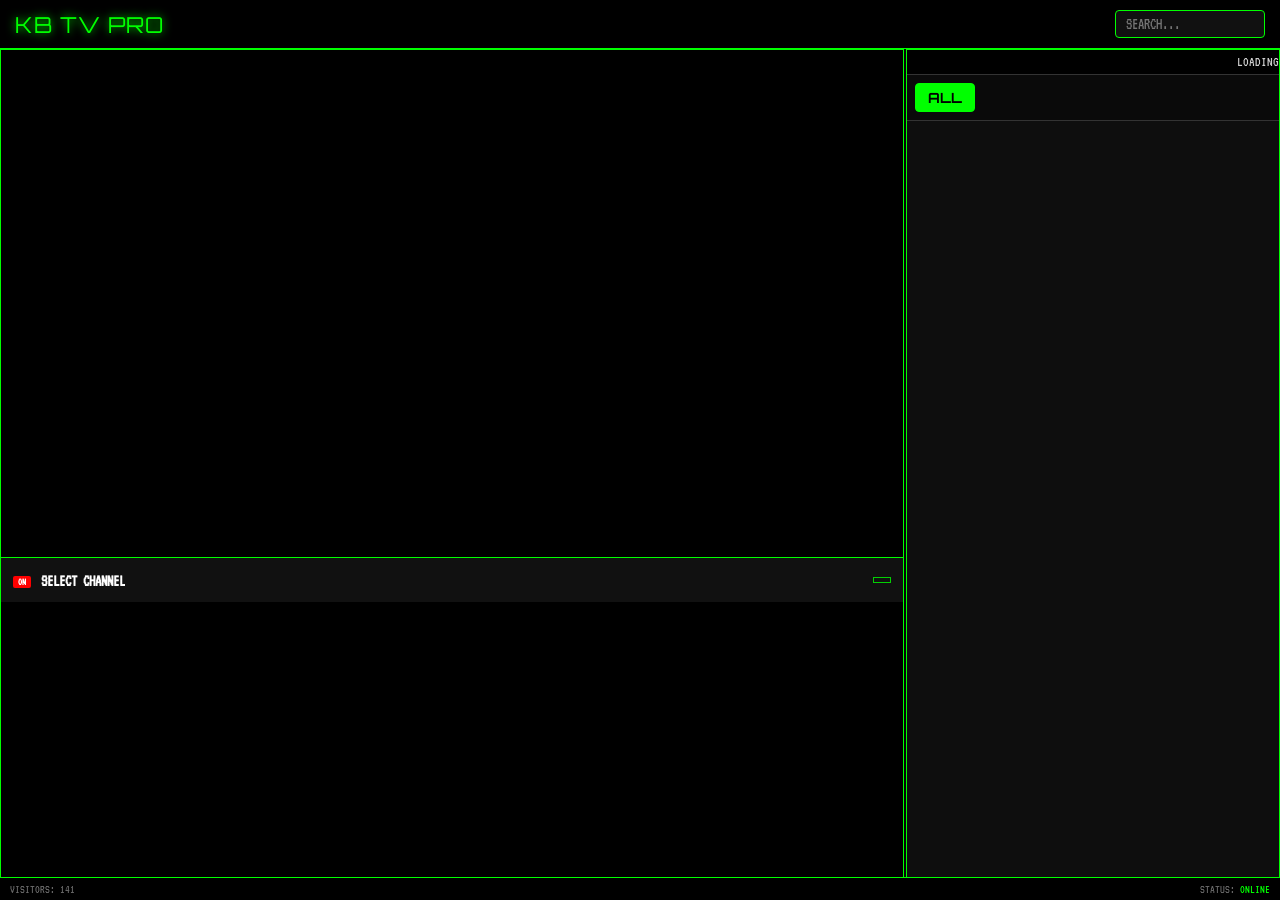
<file: tvsite/kbtv/index.html>
<!DOCTYPE html>
<html lang="en">
<head>
    <meta charset="UTF-8">
    <meta name="viewport" content="width=device-width, initial-scale=1.0, maximum-scale=1.0, user-scalable=no">
    <title>KB TV PRO</title>
    
    <link href="https://vjs.zencdn.net/8.10.0/video-js.css" rel="stylesheet" />
    <link rel="stylesheet" href="https://cdnjs.cloudflare.com/ajax/libs/font-awesome/6.4.0/css/all.min.css">
    <link href="https://fonts.googleapis.com/css2?family=VT323&family=Orbitron:wght@600;800&display=swap" rel="stylesheet">
     <link href="style.css" rel="stylesheet" />
</head>
<body oncontextmenu="return false;">

    <header>
        <div class="logo" onclick="location.reload()">KB TV PRO</div>
        <div class="search-wrap"><input type="text" class="search" placeholder="SEARCH..." onkeyup="search(this.value)"></div>
    </header>

    <div class="container">
        <!-- PLAYER -->
        <div class="player-wrap" id="playerTarget">
            <div class="video-container">
                <div class="aspect-ratio">
                    <video-js id="vid" class="video-js vjs-big-play-centered" controls preload="auto" playsinline data-setup='{"fluid":true}'></video-js>
                </div>
            </div>
            <div class="info-bar">
                <div class="ch-info">
                    <h2><span class="live-badge">ON</span> <span id="chName">SELECT CHANNEL</span></h2>
                </div>
                <div id="watermark"></div>
            </div>
        </div>

        <!-- LIST -->
        <div class="list-wrap">
            <marquee class="marquee" id="noticeText" scrollamount="4">LOADING...</marquee>
            <div class="cat-bar" id="catMenu">
                <button class="cat-btn active" onclick="setCat('All')">ALL</button>
            </div>
            <div class="list-items" id="chList"></div>
        </div>
    </div>

    <footer>
        <span>VISITORS: 141</span>
        <span>STATUS: <span style="color:var(--green)">ONLINE</span></span>
    </footer>
     <script src="app.js"></script>
    <script src="https://vjs.zencdn.net/8.10.0/video.min.js"></script>
    
</body>
</html>
</file>
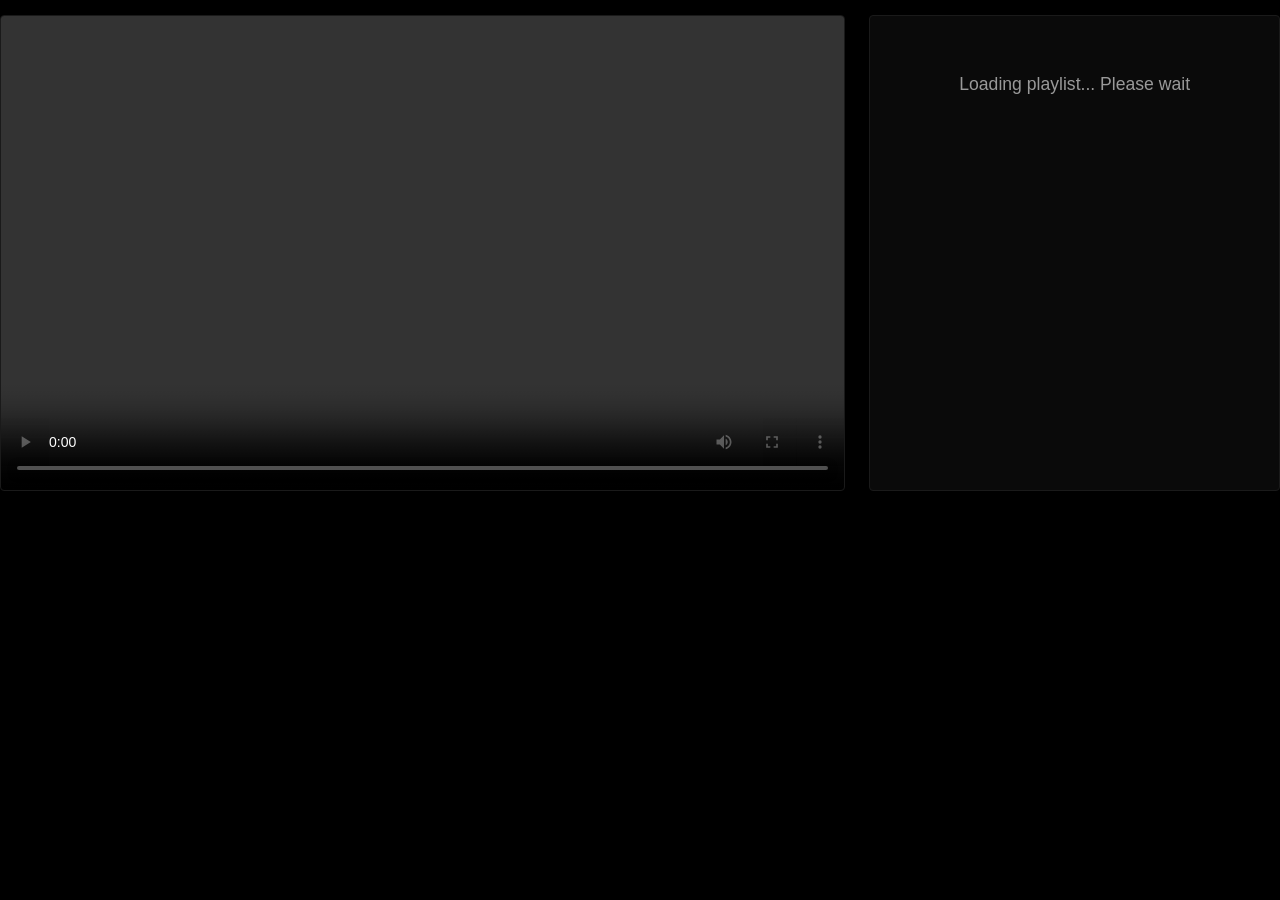
<file: tvsite/mxonlive/index.html>
<!DOCTYPE html>
<html lang="en">
<head>

    <meta charset="utf-8">
    <meta name="viewport" content="width=device-width, initial-scale=1.0, maximum-scale=1.0, user-scalable=no">
    <meta http-equiv="X-UA-Compatible" content="IE=edge">
    
    <title>mxonlive — Sports & TV Channels</title>
    <meta name="description" content="Watch free live sports, cricket, football, news & entertainment channels in HD quality.">
    
    <link rel="icon" type="image/webp" href="https://mxonlive.github.io/assets/mxonlive_logo.webp">
    <link rel="icon" type="image/png" sizes="32x32" href="https://mxonlive.github.io/assets/mxonlive_logo.webp">
    <link rel="icon" type="image/png" sizes="16x16" href="https://mxonlive.github.io/assets/mxonlive_logo.webp">
    <link rel="apple-touch-icon" sizes="180x180" href="https://mxonlive.github.io/assets/mxonlive_logo.webp">
    
    <link href="https://cdn.jsdelivr.net/npm/bootstrap@5.3.3/dist/css/bootstrap.min.css" rel="stylesheet" crossorigin="anonymous">
    <link href="https://vjs.zencdn.net/8.10.0/video-js.css" rel="stylesheet" />
    
    <style>
* {
margin: 0;
padding: 0;
box-sizing: border-box;
-webkit-tap-highlight-color: transparent;
scrollbar-width: thin;  
}
        /* Base styling for a dark theme */
        body {
            font-family: Segoe UI, Tahoma, Geneva, Verdana, sans-serif;
            font-size: 13px;
            margin: 0;
            padding: 0;
            background: #000;
            color: #ddd;
            min-height: 100vh;
            display: flex;
            flex-direction: column;
            overflow-x: hidden;
        }

        /* Custom Scrollbar */
        ::-webkit-scrollbar { width: 6px; }
        ::-webkit-scrollbar-track { background: #000; }
        ::-webkit-scrollbar-thumb { background: #333; border-radius: 3px; }

        .main-wrapper { flex: 1; width: 100%; padding: 15px 0 0; }
        
        /* Video Player Container */
        .player-wrapper {
            background: #000;
            border: 1px solid #1a1a1a;
            border-radius: 4px;
            box-shadow: 0 4px 20px rgba(0,0,0,.9);
            overflow: hidden;
        }
        
        /* Maintains a 16:9 aspect ratio for the video */
        .ratio-16x9 { position: relative; width: 100%; height: 0; padding-bottom: 56.25%; overflow: hidden; }
        .video-js, .vjs-tech {
            position: absolute !important;
            top: 0 !important;
            left: 0 !important;
            width: 100% !important;
            height: 100% !important;
            object-fit: contain;
        }

        /* Category & Channel List Panel */
        .content-panel {
            background: #0a0a0a;
            border: 1px solid #1a1a1a;
            border-radius: 4px;
            padding: 15px 10px;
            height: 100%;
            display: flex;
            flex-direction: column;
        }

        /* Horizontal scrolling for categories */
        .nav-scroll {
            overflow-x: auto;
            white-space: nowrap;
            padding-bottom: 8px;
            margin-bottom: 15px;
            border-bottom: 1px solid #222;
            scrollbar-width: thin;
            -ms-overflow-style: none;
            cursor: grab;
        }
        .nav-scroll::-webkit-scrollbar { display: none; }
        .nav-scroll:active { cursor: grabbing; }
        .nav-tabs { display: flex; flex-wrap: nowrap; border: none; gap: 8px; }
        
        /* Category Button Styling */
        .nav-link {
            color: #888 !important;
            font-weight: 600;
            font-size: 13px;
            border: 1px solid #222;
            border-radius: 2px !important;
            padding: 6px 16px;
            background: #111;
            transition: all .2s;
        }
        .nav-link.active {
            background: #fff !important;
            color: #000 !important;
            border-color: #fff;
            box-shadow: 0 0 10px rgba(255,255,255,.1);
        }

        /* Grid for Channel Logos */
        .channel-grid {
            display: grid;
            grid-template-columns: repeat(auto-fill, minmax(85px, 1fr));
            gap: 10px;
            justify-content: center;
            max-height: 70vh;
            overflow-y: auto;
            padding-right: 5px;
        }
        @media (max-width: 991px) { .channel-grid { max-height: none; overflow-y: visible; } }
        .channel-grid::-webkit-scrollbar { width: 4px; }
        .channel-grid::-webkit-scrollbar-thumb { background: #e50914; border-radius: 4px; }

        /* Individual Channel Card */
        .channel-card {
            background: #fff;
            border-radius: 4px;
            aspect-ratio: 1/1;
            padding: 8px;
            cursor: pointer;
            transition: transform .2s;
            display: flex;
            align-items: center;
            justify-content: center;
            border: 2px solid transparent;
        }
        .channel-card:hover { transform: translateY(-3px); border-color: white; }
        .channel-card.active-channel { border-color: #e50914; box-shadow: 0 0 12px rgba(229,9,20,.4); }
        .channel-card img { max-width: 100%; max-height: 100%; object-fit: contain; }

        /* Notifications & Utilities */
        #visitor-counter { text-align: center; margin-top: auto; padding: 20px 0; background: #000; border-top: 1px solid #111; }
        .load-notice { color: #ff9800; text-align: center; padding: 15px; background: #1a1a1a; border: 1px solid #333; border-radius: 4px; margin: 15px auto; max-width: 600px; }
        #loading { text-align: center; padding: 40px 0; color: #999; font-size: 1.1rem; }
    </style>
</head>
<body>

<div class="main-wrapper container-fluid">
    <div class="row justify-content-center">
        <div class="col-12 col-lg-8 mb-3">
            <div class="player-wrapper">
                <div class="ratio-16x9">
                    <video id="my-video" class="video-js vjs-default-skin vjs-big-play-centered vjs-fluid" controls preload="auto" playsinline data-setup='{"fluid": true}'></video>
                </div>
            </div>
            <div id="load-notice" class="load-notice" style="display:none;">
                ⚠️ Channels are currently not loading. The playlist source may be down or blocked. Please try again later.
            </div>
        </div>
        
        <div class="col-12 col-lg-4 mb-3">
            <div class="content-panel">
                <div id="loading">Loading playlist... Please wait</div>
                
                <div class="nav-scroll" id="categoryScroll" style="display:none;">
                    <ul class="nav nav-tabs" id="category-tabs"></ul>
                </div>
                
                <div id="channel-container" class="channel-grid" style="display:none;"></div>
            </div>
        </div>
    </div>
</div>

<script src="https://vjs.zencdn.net/8.10.0/video.min.js"></script>

<script>
const M3U_URL = "https://torongoplus.vercel.app/live/playlist.m3u";
const DEFAULT_CAT = "Sports";
let player;
let allChannels = [];
let categories = [];
let currentPlayingUrl = null;

document.addEventListener('DOMContentLoaded', () => {
    // 1. Initialize Video.js Player with HTML5 VHS Configuration (FIXED VIDEO ISSUE)
    player = videojs('my-video', {
        fluid: true,
        responsive: true,
        aspectRatio: "16:9",
        controls: true,
        autoplay: false,
        preload: 'auto',
        bigPlayButton: true,
        html5: {
            vhs: {
                overrideNative: true // Forces Video.js to decode the video, fixing the "audio only" issue
            },
            nativeVideoTracks: false,
            nativeAudioTracks: false,
            nativeTextTracks: false
        }
    });

    // 2. Handle Player Errors gracefully
    player.on('error', () => {
        console.warn('Playback error:', player.error()?.message || 'Unknown error');
    });

    // 3. Make category scrollable with mouse wheel
    const catScroll = document.getElementById('categoryScroll');
    if (catScroll) {
        catScroll.addEventListener('wheel', e => {
            e.preventDefault();
            catScroll.scrollLeft += e.deltaY;
        });
    }

    // 4. Start fetching the M3U playlist
    loadPlaylist();
});

// Fetches the playlist data from the URL
async function loadPlaylist() {
    try {
        const response = await fetch(M3U_URL);
        if (!response.ok) throw new Error(`HTTP ${response.status}`);
        
        const text = await response.text();
        
        // Parse the raw text into our JavaScript arrays
        parseM3U(text);
        
        // Push the default category (e.g., "sports") to the very front of the list
        const defaultIndex = categories.findIndex(c => c.toLowerCase() === DEFAULT_CAT.toLowerCase());
        if (defaultIndex !== -1) {
            const defaultCat = categories.splice(defaultIndex, 1)[0];
            categories.unshift(defaultCat);
        }
        
        // Hide loading text and show UI
        document.getElementById('loading').style.display = 'none';
        document.getElementById('categoryScroll').style.display = 'block';
        document.getElementById('channel-container').style.display = 'grid';
        
        // If categories exist, display them and load the first one automatically
        if (categories.length > 0) {
            renderCategories();
            const startCat = categories[0];
            filterChannels(startCat, true);
        }
    } catch (err) {
        console.error("Failed to load:", err);
        document.getElementById('loading').innerHTML = "Failed to load playlist";
        document.getElementById('load-notice').style.display = 'block';
    }
}

// Converts M3U text into an array of channel objects
function parseM3U(text) {
    allChannels = [];
    const catSet = new Set();
    let current = null;
    
    // Split text by line breaks
    text.split(/\r?\n/).forEach(line => {
        line = line.trim();
        if (!line || line.startsWith('#EXTM3U')) return;
        
        // Extract channel info
        if (line.startsWith('#EXTINF:')) {
            current = parseExtInf(line);
        } 
        // Extract stream URL
        else if (current && !line.startsWith('#')) {
            current.stream_url = line;
            if (current.name && current.stream_url) {
                allChannels.push(current);
                if (current.category_name) catSet.add(current.category_name);
            }
            current = null; // Reset for the next channel
        }
    });
    // Convert Set back to Array and sort alphabetically
    categories = Array.from(catSet).sort();
}

// Extracts the logo, group-title (category), and channel name from an #EXTINF line
function parseExtInf(line) {
    const obj = {
        name: '',
        logo: 'https://via.placeholder.com/100?text=TV',
        category_name: 'Others',
        stream_url: ''
    };
    
    // Get the channel name (everything after the last comma)
    const commaPos = line.indexOf(',');
    if (commaPos !== -1) {
        obj.name = line.slice(commaPos + 1).trim();
    }
    
    // Get attributes like tvg-logo and group-title using Regular Expressions
    const attrStr = line.substring(0, commaPos).replace('#EXTINF:', '').trim();
    const attrs = attrStr.match(/([a-zA-Z0-9\-]+)="([^"]*)"/g) || [];
    
    attrs.forEach(m => {
        const matchInfo = m.match(/([a-zA-Z0-9\-]+)="([^"]*)"/);
        if (matchInfo) {
            const key = matchInfo[1];
            const val = matchInfo[2];
            if (key === 'tvg-logo') obj.logo = val;
            if (key === 'group-title') obj.category_name = val.trim();
        }
    });
    
    return obj;
}

// Creates the clickable category tabs in the UI
function renderCategories() {
    const container = document.getElementById('category-tabs');
    container.innerHTML = '';
    
    categories.forEach((cat, idx) => {
        const li = document.createElement('li');
        li.className = 'nav-item';
        
        const a = document.createElement('a');
        a.className = 'nav-link' + (idx === 0 ? ' active' : '');
        a.href = '#';
        a.textContent = cat;
        
        // When a category is clicked, highlight it and show its channels
        a.onclick = e => {
            e.preventDefault();
            document.querySelectorAll('.nav-link').forEach(el => el.classList.remove('active'));
            a.classList.add('active');
            filterChannels(cat, false);
        };
        
        li.appendChild(a);
        container.appendChild(li);
    });
}

// Displays channels that belong to the selected category
function filterChannels(category, shouldAutoPlay = false) {
    const container = document.getElementById('channel-container');
    container.innerHTML = ''; // Clear previous channels
    
    let firstUrl = null;
    let firstCard = null;
    
    allChannels.forEach(ch => {
        if ((ch.category_name || 'Others') === category) {
            const div = document.createElement('div');
            div.className = 'channel-card';
            div.title = ch.name;
            
            // Play this channel when clicked
            div.onclick = () => playStream(ch.stream_url, div);
            
            const img = document.createElement('img');
            img.src = ch.logo;
            img.loading = 'lazy';
            img.alt = ch.name;
            
            // Fallback image if logo fails to load
            img.onerror = () => { img.src = 'https://via.placeholder.com/100?text=TV'; };
            
            div.appendChild(img);
            container.appendChild(div);
            
            // Save the first channel to auto-play it
            if (!firstUrl) {
                firstUrl = ch.stream_url;
                firstCard = div;
            }
            
            // Highlight the card if it is currently playing
            if (currentPlayingUrl === ch.stream_url) {
                div.classList.add('active-channel');
            }
        }
    });
    
    // Auto-play the first channel of the category if requested
    if (shouldAutoPlay && firstUrl && firstCard) {
        playStream(firstUrl, firstCard);
    }
}

// Loads the video stream into Video.js and updates active styling
function playStream(url, card) {
    // Remove highlight from all cards, then highlight the selected one
    document.querySelectorAll('.channel-card').forEach(el => el.classList.remove('active-channel'));
    if (card) card.classList.add('active-channel');
    
    currentPlayingUrl = url;
    
    // Pass the stream to the player
    player.src({ src: url, type: 'application/x-mpegURL' });
    player.ready(() => {
        player.play().catch(() => {
            console.log("Autoplay blocked by browser. User interaction required.");
        });
    });
    
    // On mobile, scroll up to the video player when a channel is selected
    if (window.innerWidth < 992) {
        window.scrollTo({ top: 0, behavior: 'smooth' });
    }
}
</script>

<script src="https://cdn.jsdelivr.net/npm/bootstrap@5.3.3/dist/js/bootstrap.bundle.min.js" crossorigin="anonymous"></script>
</body>
</html>
</file>
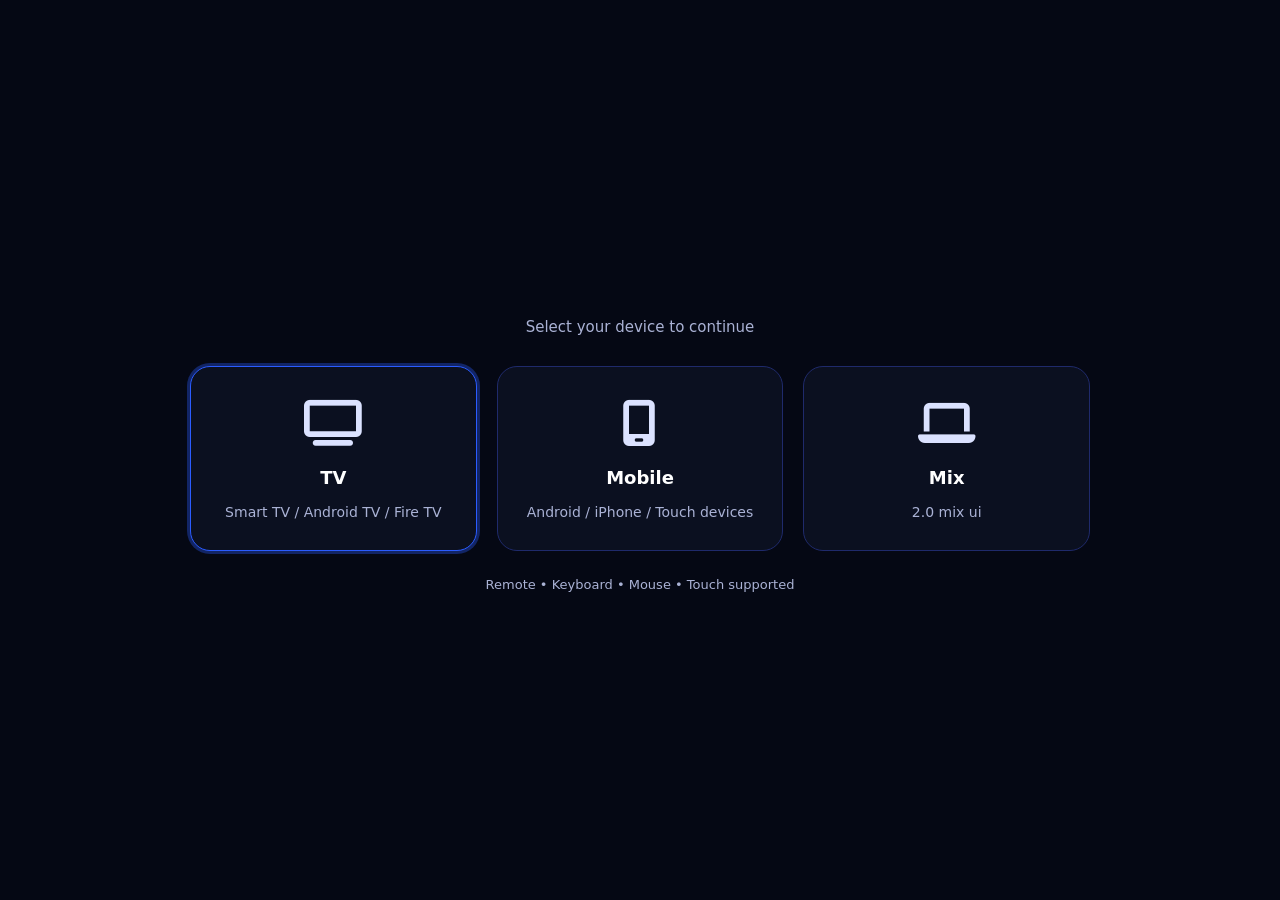
<file: tvsite/tplay/index.html>
<!doctype html>
<html lang="en">
<head>
<meta charset="utf-8">
<meta name="viewport" content="width=device-width, initial-scale=1">
<title>T Play</title>

<!-- Font Awesome -->
<link rel="stylesheet" href="https://cdnjs.cloudflare.com/ajax/libs/font-awesome/6.5.1/css/all.min.css">

<style>
:root{
  --bg:#050814;
  --card:#0b1020;
  --border:#1f2a6b;
  --accent:#2b5cff;
  --text:#ffffff;
  --muted:#aab2d5;
}

/* RESET */
*{box-sizing:border-box}
html,body{height:100%;margin:0}

/* MOBILE SAFE HEIGHT FIX */
body{
  min-height:100svh;
  min-height:100dvh;
  min-height:calc(var(--vh, 1vh) * 100);
  background:var(--bg);
  color:var(--text);
  font-family: system-ui, -apple-system, Segoe UI, Roboto, sans-serif;
  display:flex;
  align-items:center;
  justify-content:center;
}

/* MAIN CONTAINER */
.container{
  width:min(900px,94%);
  text-align:center;

  /* Notch / gesture safe */
  padding:
    env(safe-area-inset-top)
    env(safe-area-inset-right)
    env(safe-area-inset-bottom)
    env(safe-area-inset-left);
}

h1{
  margin:0 0 10px;
  font-size:28px;
}

.subtitle{
  color:var(--muted);
  margin-bottom:30px;
  font-size:15px;
}

/* GRID */
.grid{
  display:grid;
  grid-template-columns:repeat(3,1fr);
  gap:20px;
}

@media (max-width:768px){
  .grid{grid-template-columns:1fr}
  .subtitle{margin-bottom:22px}
}

/* CARD */
.card{
  background:var(--card);
  border:1px solid var(--border);
  border-radius:20px;
  padding:30px 20px;
  cursor:pointer;
  outline:none;
  transition:.15s ease;
  display:flex;
  flex-direction:column;
  align-items:center;
  gap:16px;
}

.card:hover{
  background:#10183a;
}

.card:focus-visible{
  border-color:var(--accent);
  box-shadow:0 0 0 3px rgba(43,92,255,.35);
}

.icon{
  font-size:46px;
  color:#dbe2ff;
}

.title{
  font-size:18px;
  font-weight:700;
}

.desc{
  font-size:14px;
  color:var(--muted);
}

/* FOOTER */
.footer{
  margin-top:26px;
  font-size:13px;
  color:var(--muted);
}
</style>
</head>

<body>

<div class="container">
  <h1></h1>
  <div class="subtitle">Select your device to continue</div>

  <div class="grid">
    <!-- TV -->
    <div class="card" tabindex="0" data-url="tv/index.html">
      <div class="icon"><i class="fa-solid fa-tv"></i></div>
      <div class="title">TV</div>
      <div class="desc">Smart TV / Android TV / Fire TV</div>
    </div>

    <!-- Mobile -->
    <div class="card" tabindex="0" data-url="mobile/index.html">
      <div class="icon"><i class="fa-solid fa-mobile-screen"></i></div>
      <div class="title">Mobile</div>
      <div class="desc">Android / iPhone / Touch devices</div>
    </div>

    <!-- Laptop / PC -->
    <div class="card" tabindex="0" data-url="mix/index.html">
      <div class="icon"><i class="fa-solid fa-laptop"></i></div>
      <div class="title">Mix</div>
      <div class="desc">2.0 mix ui</div>
    </div>
  </div>

  <div class="footer">
    Remote • Keyboard • Mouse • Touch supported
  </div>
</div>

<script>
/* ===== MOBILE VIEWPORT HEIGHT FIX ===== */
function setVH(){
  document.documentElement.style.setProperty(
    '--vh',
    window.innerHeight * 0.01 + 'px'
  );
}
setVH();
window.addEventListener('resize', setVH);

/* ===== INTERACTION ===== */
const cards = [...document.querySelectorAll(".card")];

function go(url){
  window.location.href = url;
}

// Click + Touch
cards.forEach(card=>{
  card.addEventListener("click",()=>go(card.dataset.url));
  card.addEventListener("touchend",e=>{
    e.preventDefault();
    go(card.dataset.url);
  },{passive:false});

  // Enter / Space
  card.addEventListener("keydown",e=>{
    if(e.key==="Enter" || e.key===" "){
      e.preventDefault();
      go(card.dataset.url);
    }
  });
});

// TV Remote Navigation
document.addEventListener("keydown",e=>{
  const arrows=["ArrowLeft","ArrowRight","ArrowUp","ArrowDown"];
  if(!arrows.includes(e.key)) return;

  const active=document.activeElement;
  const index=cards.indexOf(active);
  if(index===-1) return;

  const cols = window.innerWidth <= 768 ? 1 : 3;
  let next=index;

  if(e.key==="ArrowRight") next=index+1;
  if(e.key==="ArrowLeft") next=index-1;
  if(e.key==="ArrowDown") next=index+cols;
  if(e.key==="ArrowUp") next=index-cols;

  next=Math.max(0,Math.min(cards.length-1,next));
  if(next!==index){
    cards[next].focus();
    e.preventDefault();
  }
});

// Auto focus first card (TV friendly)
window.addEventListener("load",()=>{
  cards[0].focus();
});
</script>

</body>
</html>
</file>
<file: tvsite/kbtv/style.css>
:root { 
            --green: #0f0; 
            --bg: #050505; 
            --panel: rgba(15,15,15,0.98); 
            --border: 1px solid var(--green);
        }
        
        * { margin:0; padding:0; box-sizing:border-box; font-family:'VT323', monospace; text-transform:uppercase; user-select:none; -webkit-tap-highlight-color: transparent;scrollbar-width:thin;}
        body { background:var(--bg); color:var(--green); height:100vh; display:flex; flex-direction:column; overflow-y:hidden;  }

        /* HEADER */
        header { flex-shrink: 0; padding:10px 15px; display:flex; justify-content:space-between; align-items:center; border-bottom:1px solid var(--green); background:#000; z-index:100; }
        .logo { font-family:'Orbitron'; font-size:22px; letter-spacing:1px; text-shadow:0 0 10px var(--green); cursor:pointer; }
        
        .search-wrap { position:relative; }
        .search { background:#111; border:1px solid var(--green); color:var(--green); padding:5px 10px; width:150px; font-size:16px; outline:none; border-radius:4px; transition:0.3s; }
        .search:focus { box-shadow:0 0 10px var(--green); width:180px; }

        /* CONTAINER */
        .container { flex:1; display:grid; grid-template-columns:2.9fr 1.2fr; gap:2px; padding:0px; overflow:hidden; max-width:1600px; margin:0 auto; width:100%; }

        /* PLAYER SECTION */
        .player-wrap { display:flex; flex-direction:column; border:1px solid var(--green); background:#000; overflow:hidden; height:100%; }
        .video-container { position:relative; width:100%; background:#000; flex-shrink:0; }
        
        .aspect-ratio { padding-top: 56.25%; position: relative; }
        .video-js { position:absolute; top:0; left:0; width:100%; height:100%; font-family:'VT323'; color:var(--green); }
        
        .vjs-error-display { color: red !important; font-family: 'Orbitron'; font-size: 16px; background: #000; }

        .info-bar { padding:12px; background:#111; border-top:1px solid var(--green); display:flex; justify-content:space-between; align-items:center; }
        .ch-info h2 { font-family:'Orbitron'; font-size:16px; margin:0; color:#fff; white-space:nowrap; overflow:hidden; text-overflow:ellipsis; }
        .live-badge { background:red; color:white; padding:1px 5px; font-size:10px; border-radius:2px; animation:blink 1s infinite; margin-right:5px; vertical-align:middle; }
        
        #watermark { font-family:'Orbitron'; border:1px solid; padding:2px 8px; font-size:12px; opacity:0.8; }

        /* LIST SECTION */
        .list-wrap { display:flex; flex-direction:column; border:1px solid var(--green); background:var(--panel); overflow:scroll; height:100vh; }
        
        .marquee { background:#000; color:#ccc; padding:5px; font-size:14px; border-bottom:1px solid #333; white-space:nowrap; overflow:hidden; }

        .cat-bar { background:#0a0a0a; padding:8px; overflow-x:auto; white-space:nowrap; border-bottom:1px solid #333; scrollbar-width:thin; flex-shrink:0; }
        .cat-bar::-webkit-scrollbar { display:none; }
        .cat-btn { background:transparent; color:#666; border:1px solid #333; padding:5px 12px; margin-right:5px; cursor:pointer; font-size:14px; font-family:'Orbitron'; border-radius:4px; }
        .cat-btn.active { color:#000; background:var(--green); font-weight:bold; border-color:var(--green); }

        .list-items {overflow-y:auto; flex:1; padding:1px; }
        .item { display:flex; align-items:center; padding:12px 10px; border-bottom:1px solid #222; cursor:pointer; active:opacity:0.7; }
        .item.active { background:rgba(0,255,0,0.15); border-left:4px solid var(--green); }
        
        .c-icon { width:40px; height:40px; background:#fff; margin-right:12px; object-fit:contain; border-radius:4px; border:1px solid #444; flex-shrink:0; }
        .c-txt-icon { width:40px; height:40px; background:#111; color:var(--green); border:1px solid var(--green); display:grid; place-items:center; margin-right:12px; font-weight:bold; flex-shrink:0; }
        
        .c-meta { flex:1; overflow:hidden; }
        .c-name { font-weight:bold; font-size:16px; white-space:nowrap; overflow:hidden; text-overflow:ellipsis; }
        .c-cat { font-size:11px; color:#777; }

        /* FOOTER */
        footer { flex-shrink:0; background:#000; border-top:1px solid var(--green); padding:5px 10px; font-size:12px; display:flex; justify-content:space-between; align-items:center; color:#666; }

        /* MOBILE LAYOUT */
        @media(max-width: 900px) {
            body { height: 100vh; display: flex; flex-direction: column; overflow: hidden; }
            header { padding: 8px 10px; }
            .logo { font-size: 20px; }
            .search { width: 120px; padding: 4px 8px; font-size: 14px; }
            .search:focus { width: 140px; }

            .container { display: flex; flex-direction: column; padding: 0; gap: 0; flex: 1; overflow: hidden; }
            .player-wrap { border: yes; border-bottom: 2px solid var(--green); height: auto; flex-shrink: 0; border-radius: 0; }
            .list-wrap { border: none; border-radius: 0; overflow:scroll; height:100vh; }
           
                
            .info-bar { padding: 8px; }
            .ch-info h2 { font-size: 14px; }
            .item { padding: 12px 15px; }
            .cat-btn { padding: 6px 14px; font-size: 13px; }
            footer { display: none; }
        }

        ::-webkit-scrollbar { width:4px; background:#000; } ::-webkit-scrollbar-thumb { background:var(--green); }
        @keyframes blink { 50% { opacity:0; } }
</file>
